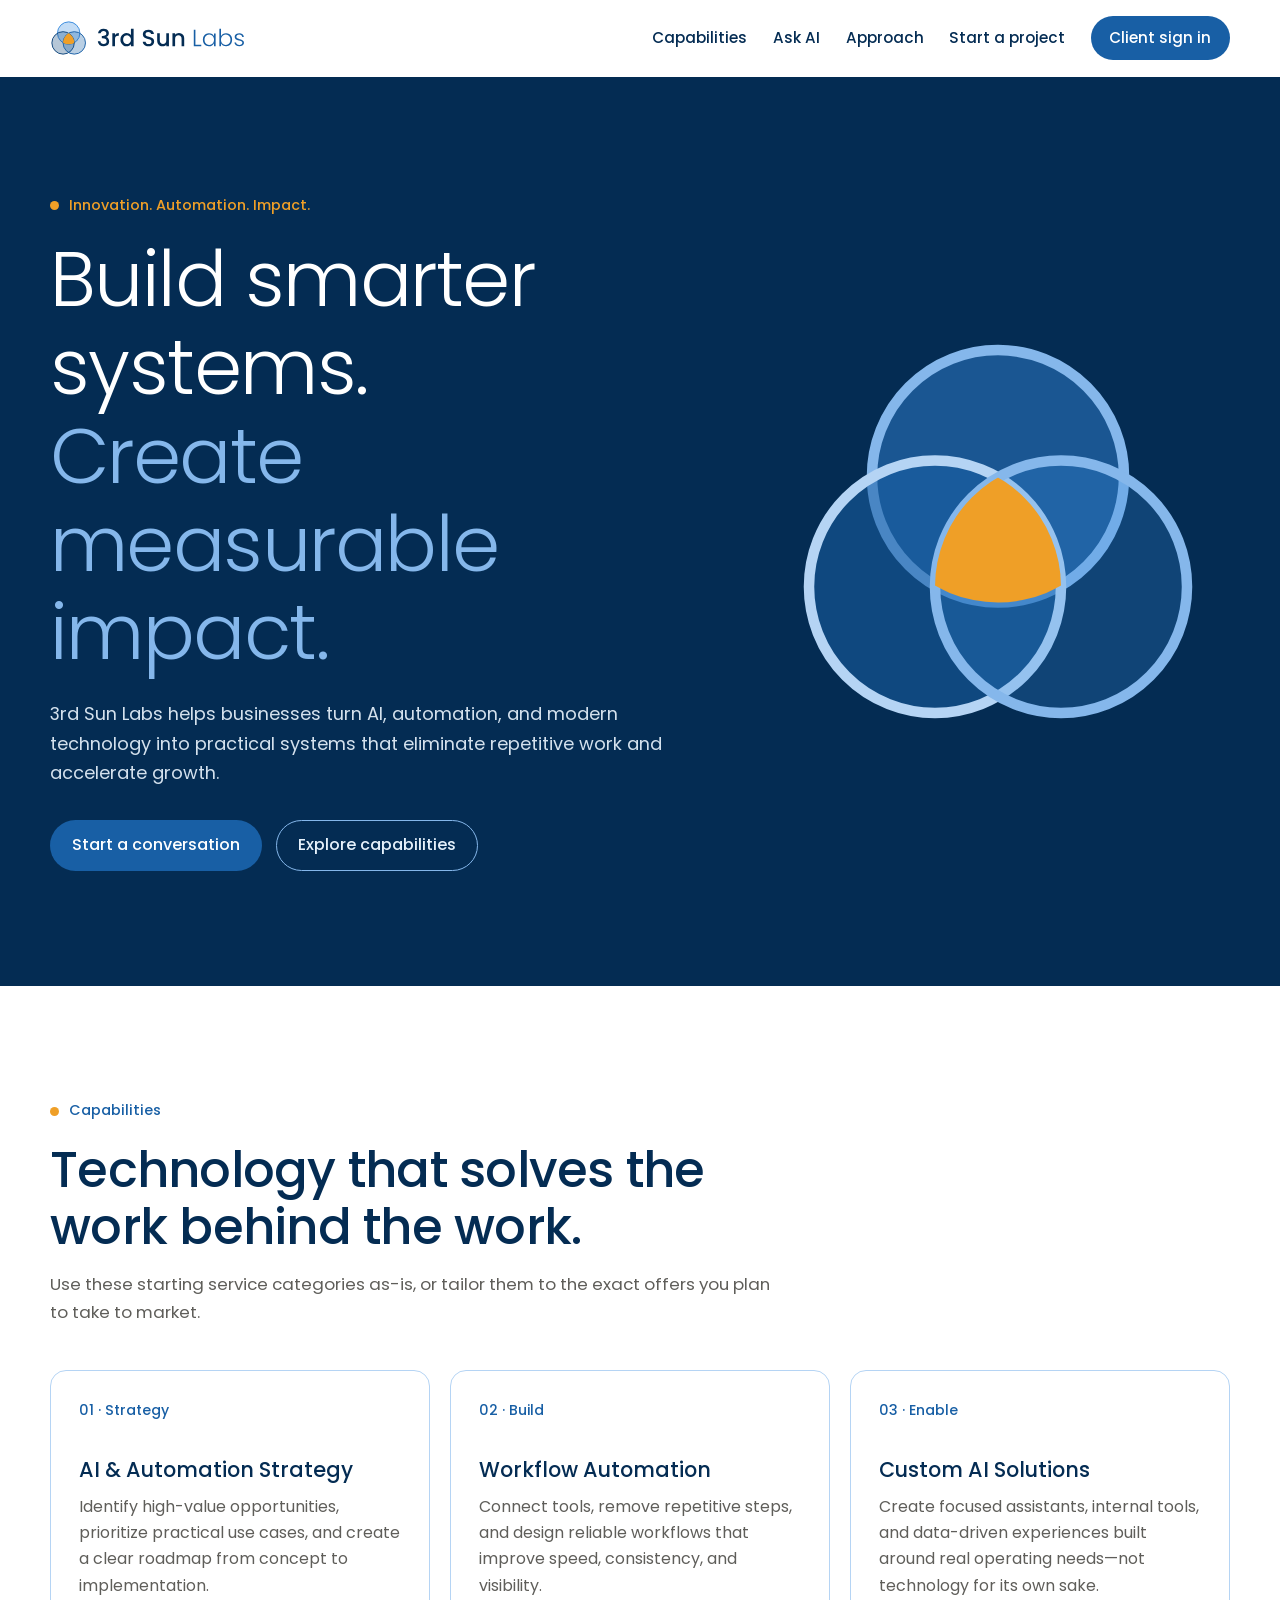
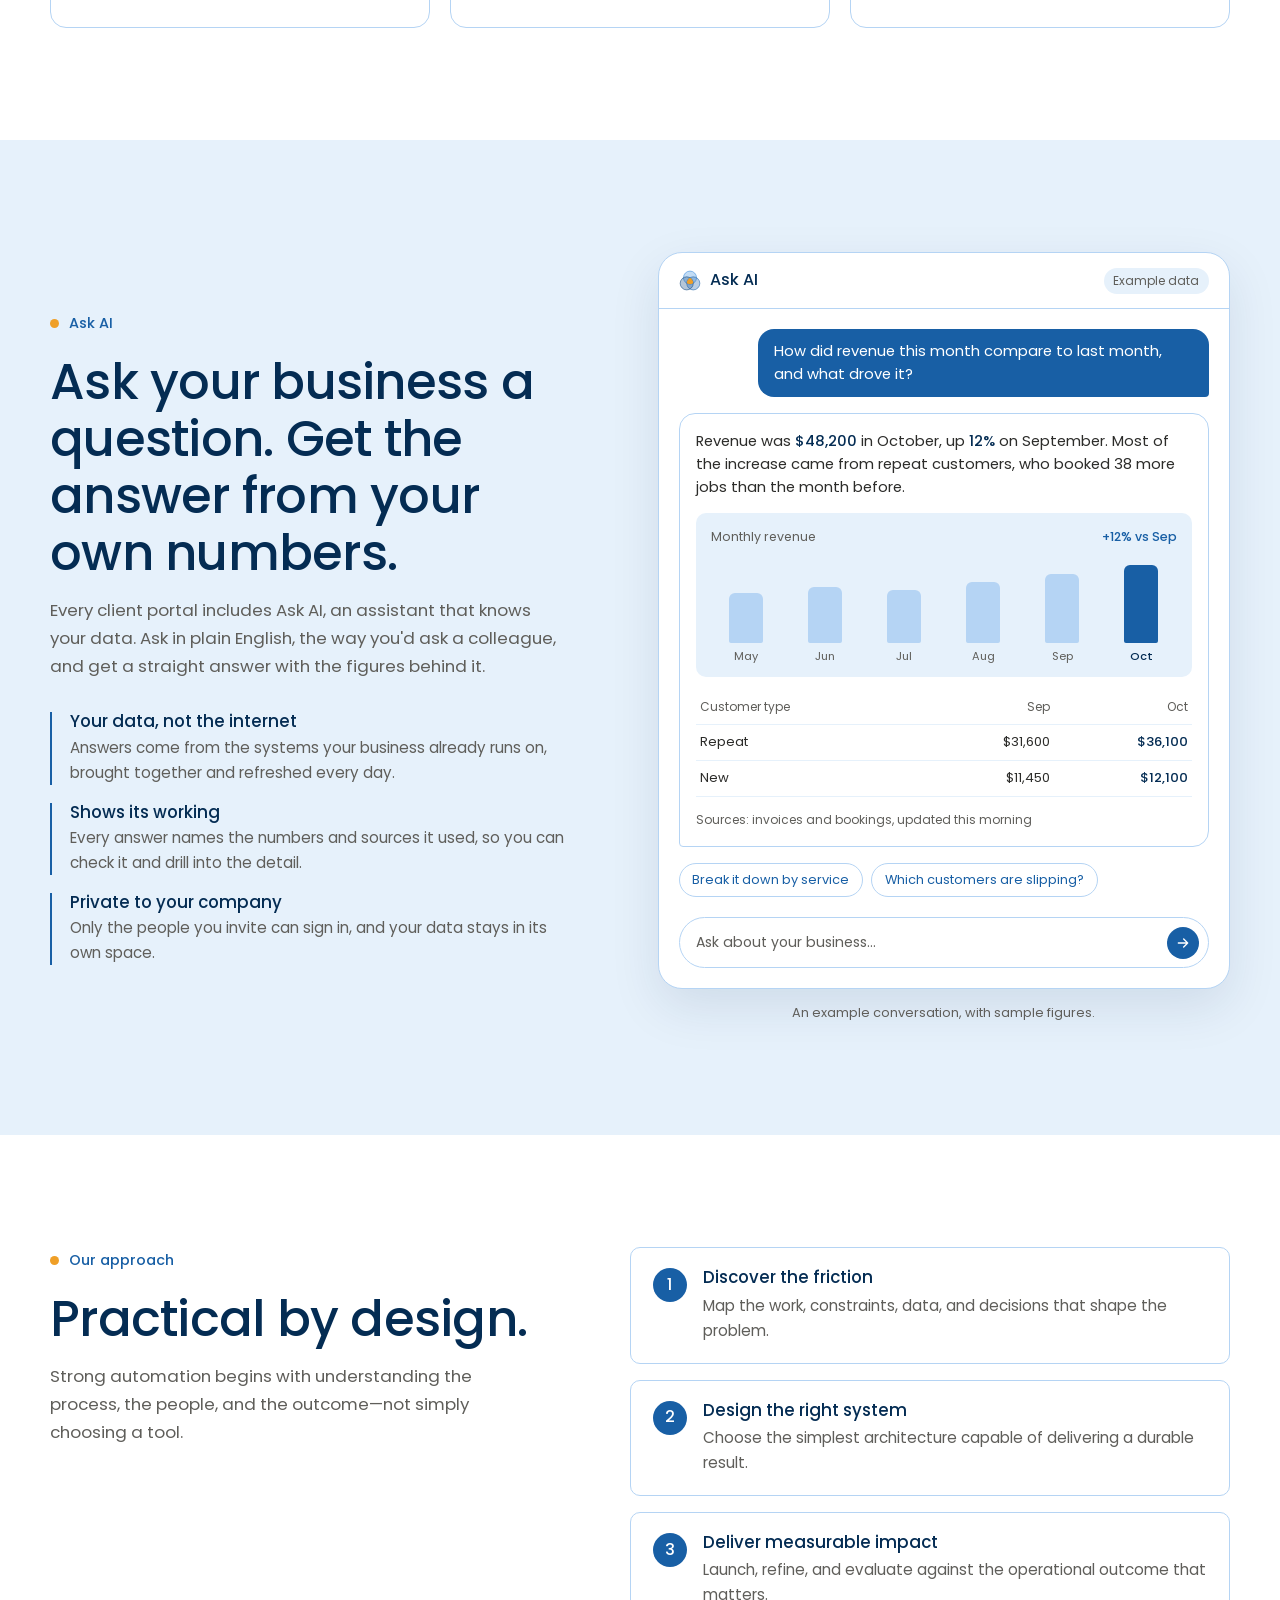
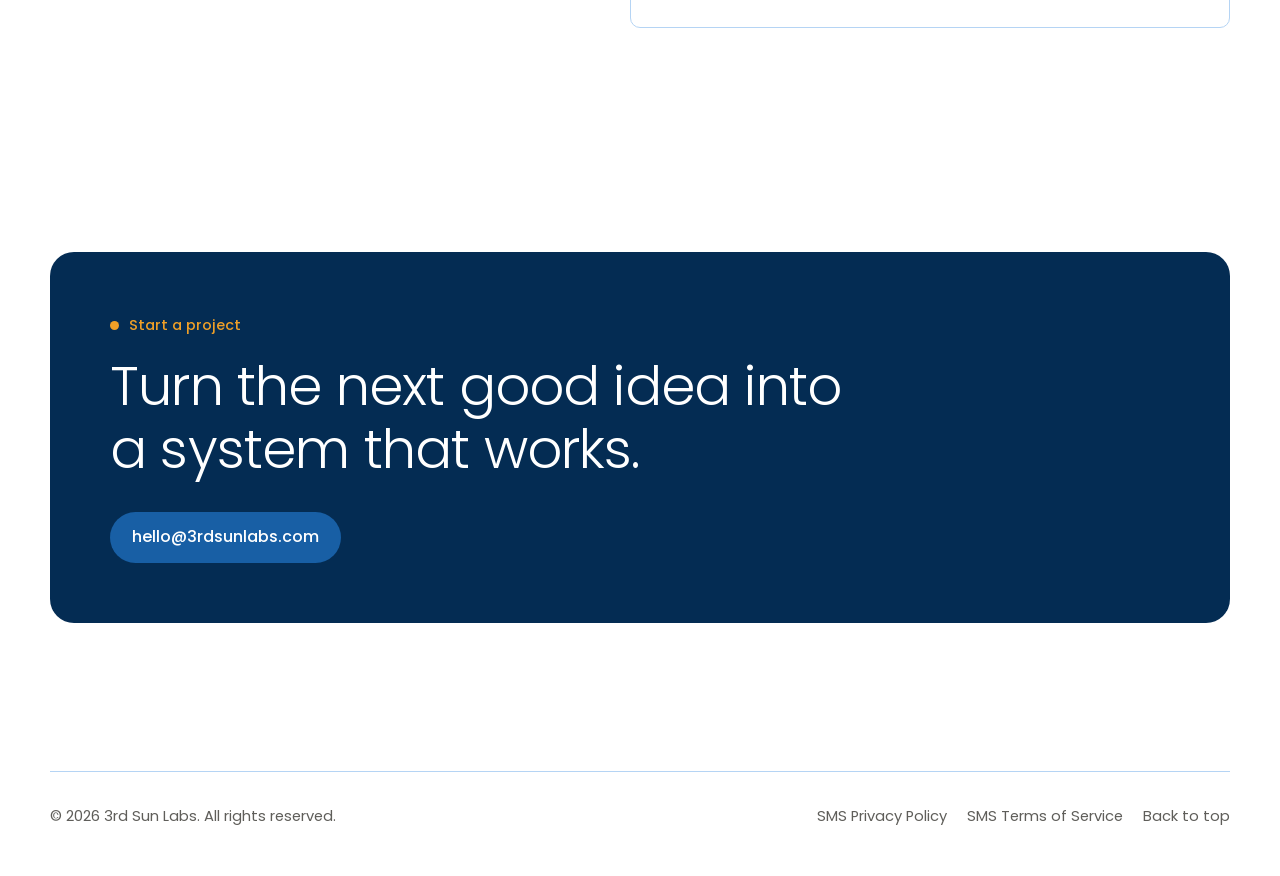
<file: index.html>
<!doctype html>
<html lang="en">
<head>
  <meta charset="utf-8">
  <meta name="viewport" content="width=device-width, initial-scale=1">
  <title>3rd Sun Labs | Innovation. Automation. Impact.</title>
  <meta name="description" content="3rd Sun Labs helps organizations apply AI, automation, and modern systems to eliminate repetitive work and create measurable impact.">
  <meta name="theme-color" content="#042C53">

  <!-- Replace the URL below if your final domain is different. -->
  <link rel="canonical" href="https://3rdsunlabs.com/">

  <meta property="og:type" content="website">
  <meta property="og:title" content="3rd Sun Labs">
  <meta property="og:description" content="Innovation. Automation. Impact.">
  <meta property="og:image" content="https://3rdsunlabs.com/assets/brand/og-image.png">
  <meta property="og:url" content="https://3rdsunlabs.com/">
  <meta name="twitter:card" content="summary_large_image">

  <link rel="icon" href="/favicon.ico?v=2" sizes="any">
  <link rel="icon" href="/favicon.svg?v=2" type="image/svg+xml">
  <link rel="icon" href="/favicon-32x32.png?v=2" sizes="32x32" type="image/png">
  <link rel="icon" href="/favicon-16x16.png?v=2" sizes="16x16" type="image/png">
  <link rel="apple-touch-icon" href="/apple-touch-icon.png?v=2">
  <link rel="manifest" href="/site.webmanifest">

  <link rel="preconnect" href="https://fonts.googleapis.com">
  <link rel="preconnect" href="https://fonts.gstatic.com" crossorigin>
  <link href="https://fonts.googleapis.com/css2?family=Poppins:wght@300;400;500&display=swap" rel="stylesheet">
  <link rel="stylesheet" href="styles.css">
</head>
<body>
  <a class="skip-link" href="#main">Skip to content</a>

  <header class="site-header">
    <div class="container nav">
      <a class="brand" href="/" aria-label="3rd Sun Labs home">
        <img src="/assets/brand/3SL-horizontal-fullcolor.svg" alt="3rd Sun Labs" width="198" height="36">
      </a>

      <button class="nav-toggle" type="button" aria-expanded="false" aria-controls="main-navigation" aria-label="Toggle navigation">
        ☰
      </button>

      <nav class="nav-links" id="main-navigation" aria-label="Primary navigation">
        <a href="#capabilities">Capabilities</a>
        <a href="#ask">Ask AI</a>
        <a href="#approach">Approach</a>
        <a href="#contact">Start a project</a>
        <a class="button button-primary" href="/login">Client sign in</a>
      </nav>
    </div>
  </header>

  <main id="main">
    <section class="hero on-dark" id="top">
      <div class="container hero-grid">
        <div>
          <div class="eyebrow">Innovation. Automation. Impact.</div>
          <h1>
            Build smarter systems.
            <span class="accent">Create measurable impact.</span>
          </h1>
          <p class="hero-copy">
            3rd Sun Labs helps businesses turn AI, automation, and modern technology
            into practical systems that eliminate repetitive work and accelerate growth.
          </p>
          <div class="actions">
            <a class="button button-primary" href="#contact">Start a conversation</a>
            <a class="button button-secondary" href="#capabilities">Explore capabilities</a>
          </div>
        </div>

        <div class="hero-visual" aria-hidden="true">
          <img src="/assets/brand/3SL-mark-reversed.svg" alt="" width="420" height="404">
        </div>
      </div>
    </section>

    <section class="section" id="capabilities">
      <div class="container">
        <div class="section-heading">
          <div class="eyebrow">Capabilities</div>
          <h2>Technology that solves the work behind the work.</h2>
          <p>
            Use these starting service categories as-is, or tailor them to the exact
            offers you plan to take to market.
          </p>
        </div>

        <div class="card-grid">
          <article class="card">
            <div class="card-number">01 · Strategy</div>
            <h3>AI &amp; Automation Strategy</h3>
            <p>
              Identify high-value opportunities, prioritize practical use cases, and
              create a clear roadmap from concept to implementation.
            </p>
          </article>

          <article class="card">
            <div class="card-number">02 · Build</div>
            <h3>Workflow Automation</h3>
            <p>
              Connect tools, remove repetitive steps, and design reliable workflows
              that improve speed, consistency, and visibility.
            </p>
          </article>

          <article class="card">
            <div class="card-number">03 · Enable</div>
            <h3>Custom AI Solutions</h3>
            <p>
              Create focused assistants, internal tools, and data-driven experiences
              built around real operating needs—not technology for its own sake.
            </p>
          </article>
        </div>
      </div>
    </section>

    <section class="section section-alt" id="ask">
      <div class="container split ask-split">
        <div class="section-heading">
          <div class="eyebrow">Ask AI</div>
          <h2>Ask your business a question. Get the answer from your own numbers.</h2>
          <p>
            Every client portal includes Ask AI, an assistant that knows your data.
            Ask in plain English, the way you'd ask a colleague, and get a straight
            answer with the figures behind it.
          </p>
          <ul class="ask-points">
            <li>
              <h3>Your data, not the internet</h3>
              <p>Answers come from the systems your business already runs on, brought together and refreshed every day.</p>
            </li>
            <li>
              <h3>Shows its working</h3>
              <p>Every answer names the numbers and sources it used, so you can check it and drill into the detail.</p>
            </li>
            <li>
              <h3>Private to your company</h3>
              <p>Only the people you invite can sign in, and your data stays in its own space.</p>
            </li>
          </ul>
        </div>

        <figure class="ask-demo" aria-labelledby="askDemoCaption">
          <div class="ask-window">
            <div class="ask-bar">
              <img src="/assets/brand/3SL-mark-fullcolor.svg" alt="" width="22" height="21">
              <span class="ask-bar-title">Ask AI</span>
              <span class="ask-tag">Example data</span>
            </div>

            <div class="ask-thread">
              <p class="ask-msg ask-msg-user">How did revenue this month compare to last month, and what drove it?</p>

              <div class="ask-msg ask-msg-ai">
                <p>
                  Revenue was <strong>$48,200</strong> in October, up <strong>12%</strong> on
                  September. Most of the increase came from repeat customers, who booked
                  38 more jobs than the month before.
                </p>

                <div class="ask-chart" role="img"
                     aria-label="Bar chart of monthly revenue, May to October, rising to $48,200 in October.">
                  <div class="ask-chart-head">
                    <span>Monthly revenue</span>
                    <span class="ask-chart-delta">+12% vs Sep</span>
                  </div>
                  <div class="ask-bars">
                    <div class="ask-col"><span class="ask-bar-fill" style="--h:58%"></span><span>May</span></div>
                    <div class="ask-col"><span class="ask-bar-fill" style="--h:64%"></span><span>Jun</span></div>
                    <div class="ask-col"><span class="ask-bar-fill" style="--h:61%"></span><span>Jul</span></div>
                    <div class="ask-col"><span class="ask-bar-fill" style="--h:70%"></span><span>Aug</span></div>
                    <div class="ask-col"><span class="ask-bar-fill" style="--h:79%"></span><span>Sep</span></div>
                    <div class="ask-col is-current"><span class="ask-bar-fill" style="--h:89%"></span><span>Oct</span></div>
                  </div>
                </div>

                <table class="ask-table">
                  <thead>
                    <tr><th scope="col">Customer type</th><th scope="col">Sep</th><th scope="col">Oct</th></tr>
                  </thead>
                  <tbody>
                    <tr><th scope="row">Repeat</th><td>$31,600</td><td>$36,100</td></tr>
                    <tr><th scope="row">New</th><td>$11,450</td><td>$12,100</td></tr>
                  </tbody>
                </table>

                <p class="ask-sources">Sources: invoices and bookings, updated this morning</p>
              </div>

              <div class="ask-suggestions" aria-label="Suggested follow-up questions">
                <span>Break it down by service</span>
                <span>Which customers are slipping?</span>
              </div>
            </div>

            <div class="ask-input" aria-hidden="true">
              <span>Ask about your business…</span>
              <span class="ask-send">
                <svg viewBox="0 0 24 24" width="16" height="16" fill="none" stroke="currentColor" stroke-width="2" stroke-linecap="round" stroke-linejoin="round"><path d="M5 12h14M13 6l6 6-6 6"/></svg>
              </span>
            </div>
          </div>
          <figcaption id="askDemoCaption">An example conversation, with sample figures.</figcaption>
        </figure>
      </div>
    </section>

    <section class="section" id="approach">
      <div class="container split">
        <div class="section-heading">
          <div class="eyebrow">Our approach</div>
          <h2>Practical by design.</h2>
          <p>
            Strong automation begins with understanding the process, the people, and
            the outcome—not simply choosing a tool.
          </p>
        </div>

        <div class="principles">
          <article class="principle">
            <div class="principle-mark">1</div>
            <div>
              <h3>Discover the friction</h3>
              <p>Map the work, constraints, data, and decisions that shape the problem.</p>
            </div>
          </article>

          <article class="principle">
            <div class="principle-mark">2</div>
            <div>
              <h3>Design the right system</h3>
              <p>Choose the simplest architecture capable of delivering a durable result.</p>
            </div>
          </article>

          <article class="principle">
            <div class="principle-mark">3</div>
            <div>
              <h3>Deliver measurable impact</h3>
              <p>Launch, refine, and evaluate against the operational outcome that matters.</p>
            </div>
          </article>
        </div>
      </div>
    </section>

    <section class="section" id="contact">
      <div class="container">
        <div class="cta on-dark">
          <div class="eyebrow">Start a project</div>
          <h2>Turn the next good idea into a system that works.</h2>
          <a class="button button-primary" href="mailto:hello@3rdsunlabs.com">
            hello@3rdsunlabs.com
          </a>
        </div>
      </div>
    </section>
  </main>

  <footer class="site-footer">
    <div class="container footer-inner">
      <p>© <span data-year></span> 3rd Sun Labs. All rights reserved.</p>
      <div class="footer-links">
        <a href="/privacy">SMS Privacy Policy</a>
        <a href="/terms">SMS Terms of Service</a>
        <a href="#top">Back to top</a>
      </div>
    </div>
  </footer>

  <script src="script.js"></script>
</body>
</html>
</file>
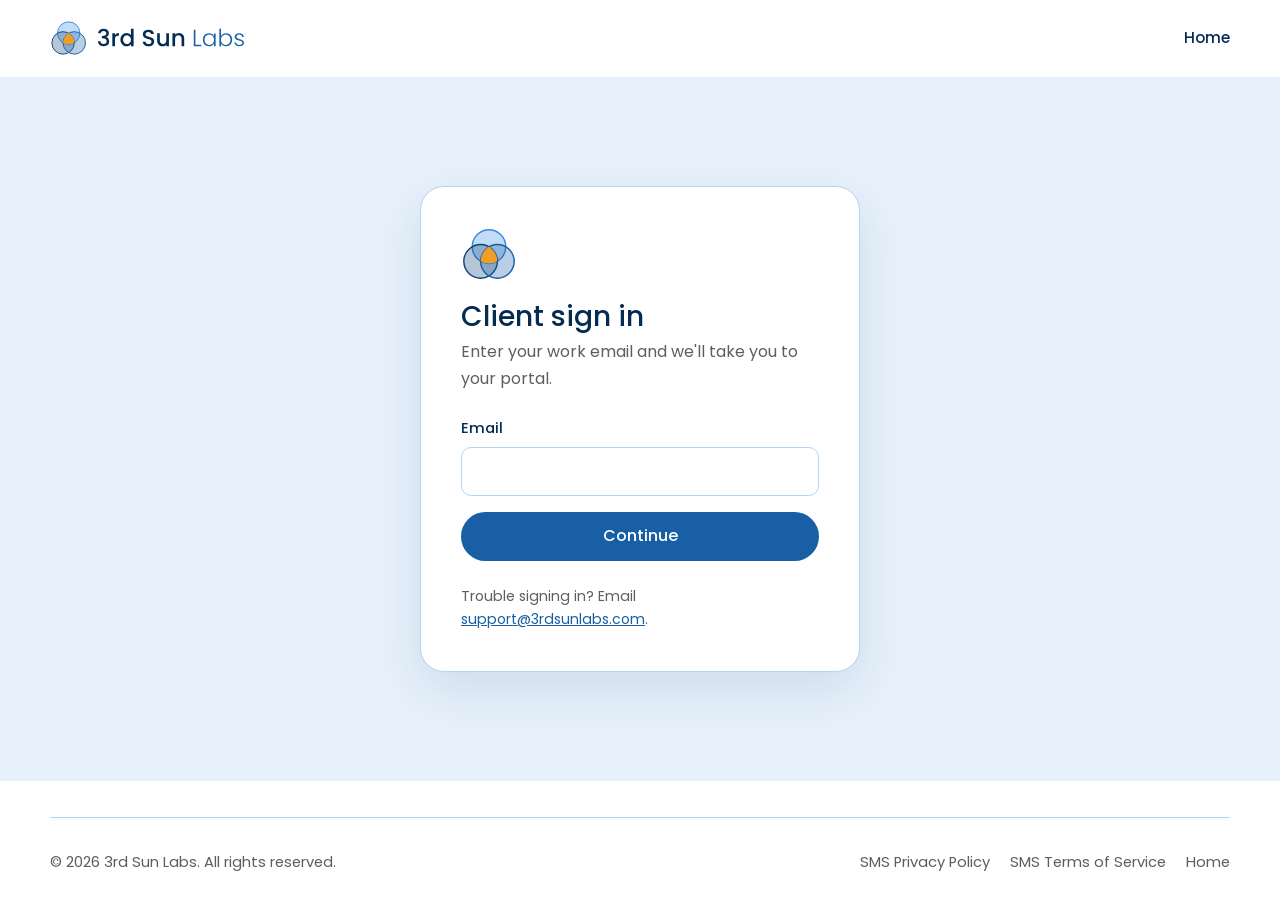
<file: login.html>
<!doctype html>
<html lang="en">
<head>
  <meta charset="utf-8">
  <meta name="viewport" content="width=device-width, initial-scale=1">
  <title>Client sign in | 3rd Sun Labs</title>
  <meta name="description" content="Sign in to your 3rd Sun Labs client portal.">
  <meta name="theme-color" content="#042C53">
  <meta name="robots" content="noindex">
  <link rel="canonical" href="https://3rdsunlabs.com/login">
  <link rel="icon" href="/favicon.ico?v=2" sizes="any">
  <link rel="icon" href="/favicon.svg?v=2" type="image/svg+xml">
  <link rel="icon" href="/favicon-32x32.png?v=2" sizes="32x32" type="image/png">
  <link rel="icon" href="/favicon-16x16.png?v=2" sizes="16x16" type="image/png">
  <link rel="apple-touch-icon" href="/apple-touch-icon.png?v=2">
  <link rel="manifest" href="/site.webmanifest">
  <link rel="preconnect" href="https://fonts.googleapis.com">
  <link rel="preconnect" href="https://fonts.gstatic.com" crossorigin>
  <link href="https://fonts.googleapis.com/css2?family=Poppins:wght@300;400;500&display=swap" rel="stylesheet">
  <link rel="stylesheet" href="/styles.css">
</head>
<body>
  <a class="skip-link" href="#main">Skip to content</a>

  <header class="site-header">
    <div class="container nav">
      <a class="brand" href="/" aria-label="3rd Sun Labs home">
        <img src="/assets/brand/3SL-horizontal-fullcolor.svg" alt="3rd Sun Labs" width="198" height="36">
      </a>
      <nav class="nav-links" aria-label="Primary navigation">
        <a href="/">Home</a>
      </nav>
    </div>
  </header>

  <main id="main" class="signin">
    <div class="signin-card">
      <img class="mark" src="/assets/brand/3SL-mark-fullcolor.svg" alt="" width="56" height="54">

      <!-- Step 1: who are you? -->
      <form id="findForm" novalidate>
        <h1>Client sign in</h1>
        <p class="signin-sub">Enter your work email and we'll take you to your portal.</p>
        <label for="email">Email</label>
        <!-- No name attribute: if the form is submitted before login.js has
             loaded, the browser has nothing to put in the URL. -->
        <input id="email" type="email" autocomplete="username" required
               autocapitalize="off" spellcheck="false" maxlength="254">
        <button class="button button-primary" id="continueBtn" type="submit">Continue</button>
        <p class="signin-msg" id="msg" role="alert" hidden></p>
      </form>

      <!-- Step 2, only for someone on more than one portal. -->
      <div id="chooser" hidden>
        <h1>Choose a portal</h1>
        <p class="signin-sub" id="chooserSub">Your email has access to more than one portal.</p>
        <ul class="portal-list" id="portalList"></ul>
        <button class="text-button" id="backBtn" type="button">Use a different email</button>
      </div>

      <p class="signin-help">Trouble signing in? Email
        <a href="mailto:support@3rdsunlabs.com">support@3rdsunlabs.com</a>.</p>
    </div>
  </main>

  <footer class="site-footer">
    <div class="container footer-inner">
      <p>&copy; <span data-year></span> 3rd Sun Labs. All rights reserved.</p>
      <div class="footer-links">
        <a href="/privacy">SMS Privacy Policy</a>
        <a href="/terms">SMS Terms of Service</a>
        <a href="/">Home</a>
      </div>
    </div>
  </footer>

  <script src="/script.js"></script>
  <script src="/login.js"></script>
</body>
</html>
</file>
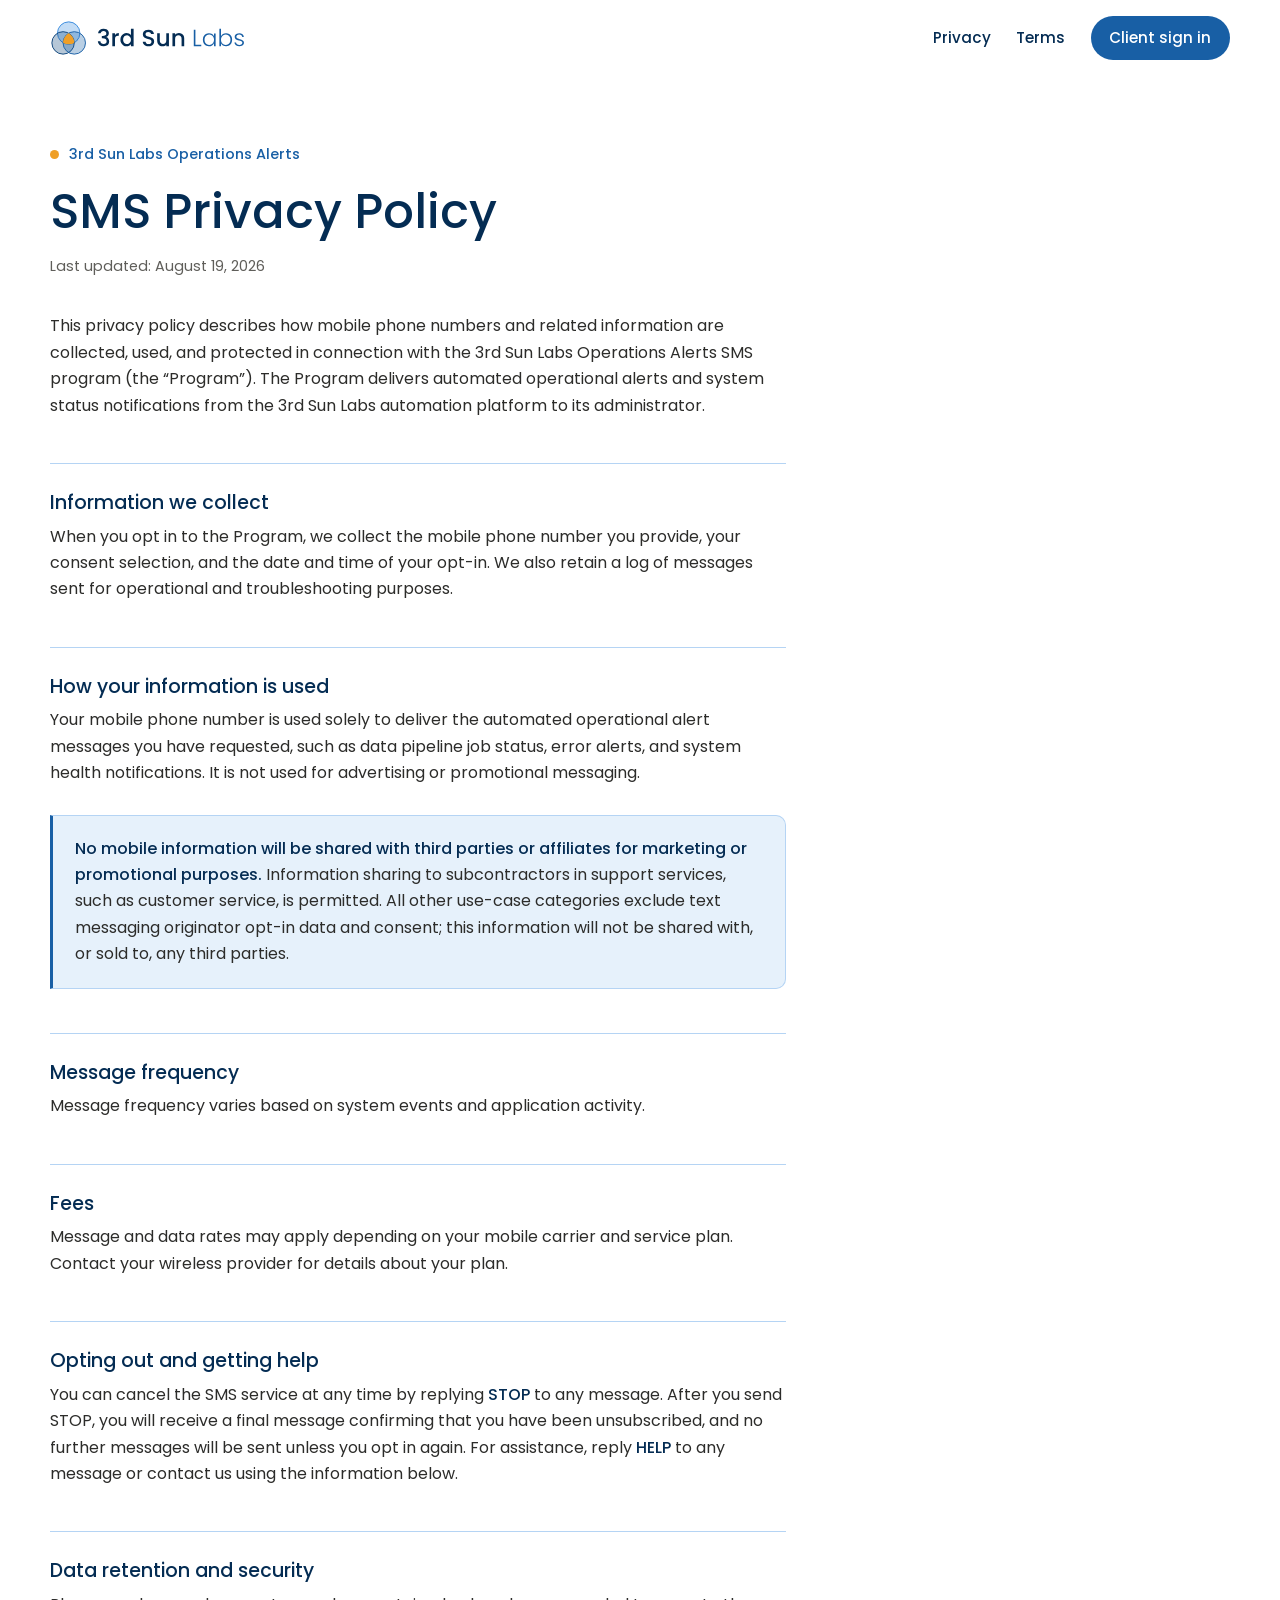
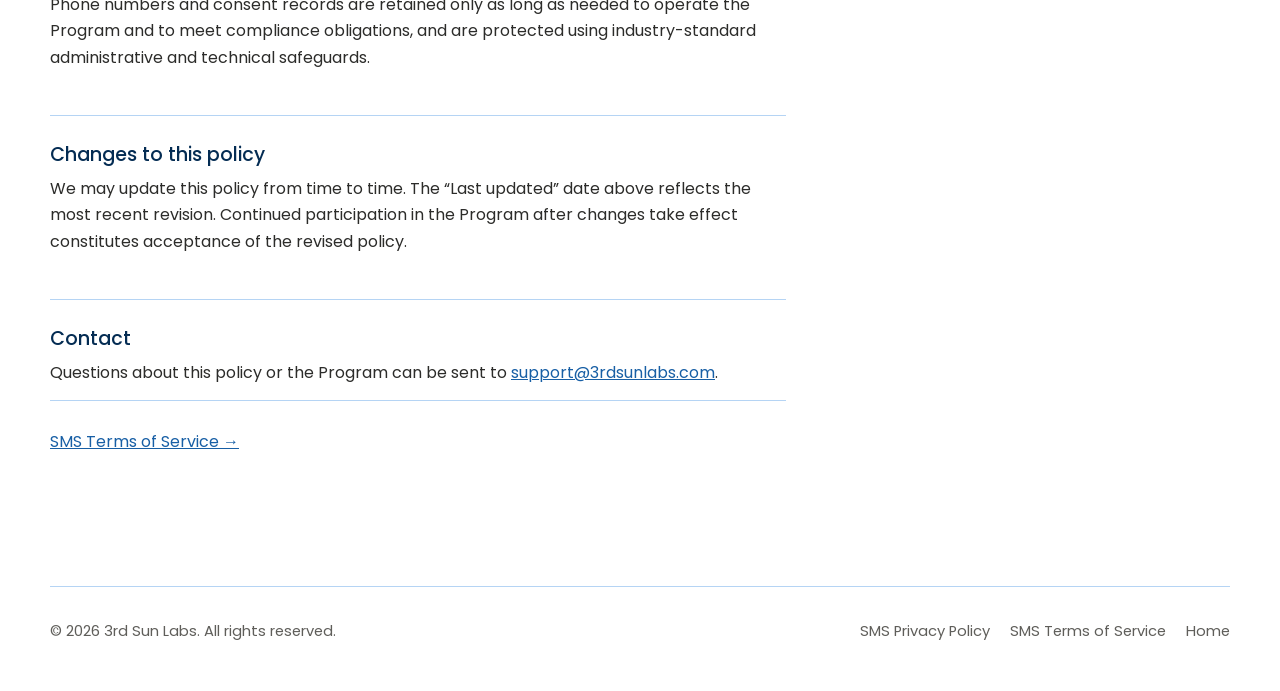
<file: privacy.html>
<!doctype html>
<html lang="en">
<head>
  <meta charset="utf-8">
  <meta name="viewport" content="width=device-width, initial-scale=1">
  <title>SMS Privacy Policy | 3rd Sun Labs</title>
  <meta name="description" content="How mobile phone numbers and consent records are collected, used, and protected in the 3rd Sun Labs Operations Alerts SMS program.">
  <meta name="theme-color" content="#042C53">
  <link rel="canonical" href="https://3rdsunlabs.com/privacy">
  <link rel="icon" href="/favicon.ico?v=2" sizes="any">
  <link rel="icon" href="/favicon.svg?v=2" type="image/svg+xml">
  <link rel="icon" href="/favicon-32x32.png?v=2" sizes="32x32" type="image/png">
  <link rel="icon" href="/favicon-16x16.png?v=2" sizes="16x16" type="image/png">
  <link rel="apple-touch-icon" href="/apple-touch-icon.png?v=2">
  <link rel="manifest" href="/site.webmanifest">
  <link rel="preconnect" href="https://fonts.googleapis.com">
  <link rel="preconnect" href="https://fonts.gstatic.com" crossorigin>
  <link href="https://fonts.googleapis.com/css2?family=Poppins:wght@300;400;500&display=swap" rel="stylesheet">
  <link rel="stylesheet" href="styles.css">
</head>
<body>
  <a class="skip-link" href="#main">Skip to content</a>

  <header class="site-header">
    <div class="container nav">
      <a class="brand" href="/" aria-label="3rd Sun Labs home">
        <img src="/assets/brand/3SL-horizontal-fullcolor.svg" alt="3rd Sun Labs" width="198" height="36">
      </a>
      <nav class="nav-links" aria-label="Legal navigation">
        <a href="/privacy">Privacy</a>
        <a href="/terms">Terms</a>
        <a class="button button-primary" href="/login">Client sign in</a>
      </nav>
    </div>
  </header>

  <main id="main">
    <section class="doc-hero">
      <div class="container">
        <div class="eyebrow">3rd Sun Labs Operations Alerts</div>
        <h1>SMS Privacy Policy</h1>
        <p class="doc-updated">Last updated: August 19, 2026</p>
      </div>
    </section>

    <section class="doc">
      <div class="container">
        <div class="doc-body">
          <p>This privacy policy describes how mobile phone numbers and related information are collected, used, and protected in connection with the 3rd Sun Labs Operations Alerts SMS program (the &ldquo;Program&rdquo;). The Program delivers automated operational alerts and system status notifications from the 3rd Sun Labs automation platform to its administrator.</p>

          <h2>Information we collect</h2>
          <p>When you opt in to the Program, we collect the mobile phone number you provide, your consent selection, and the date and time of your opt-in. We also retain a log of messages sent for operational and troubleshooting purposes.</p>

          <h2>How your information is used</h2>
          <p>Your mobile phone number is used solely to deliver the automated operational alert messages you have requested, such as data pipeline job status, error alerts, and system health notifications. It is not used for advertising or promotional messaging.</p>

          <div class="doc-callout">
            <p><strong>No mobile information will be shared with third parties or affiliates for marketing or promotional purposes.</strong> Information sharing to subcontractors in support services, such as customer service, is permitted. All other use-case categories exclude text messaging originator opt-in data and consent; this information will not be shared with, or sold to, any third parties.</p>
          </div>

          <h2>Message frequency</h2>
          <p>Message frequency varies based on system events and application activity.</p>

          <h2>Fees</h2>
          <p>Message and data rates may apply depending on your mobile carrier and service plan. Contact your wireless provider for details about your plan.</p>

          <h2>Opting out and getting help</h2>
          <p>You can cancel the SMS service at any time by replying <strong>STOP</strong> to any message. After you send STOP, you will receive a final message confirming that you have been unsubscribed, and no further messages will be sent unless you opt in again. For assistance, reply <strong>HELP</strong> to any message or contact us using the information below.</p>

          <h2>Data retention and security</h2>
          <p>Phone numbers and consent records are retained only as long as needed to operate the Program and to meet compliance obligations, and are protected using industry-standard administrative and technical safeguards.</p>

          <h2>Changes to this policy</h2>
          <p>We may update this policy from time to time. The &ldquo;Last updated&rdquo; date above reflects the most recent revision. Continued participation in the Program after changes take effect constitutes acceptance of the revised policy.</p>

          <h2>Contact</h2>
          <p>Questions about this policy or the Program can be sent to <a href="mailto:support@3rdsunlabs.com">support@3rdsunlabs.com</a>.</p>

          <p class="doc-next"><a href="/terms">SMS Terms of Service &rarr;</a></p>
        </div>
      </div>
    </section>
  </main>

  <footer class="site-footer">
    <div class="container footer-inner">
      <p>&copy; <span data-year></span> 3rd Sun Labs. All rights reserved.</p>
      <div class="footer-links">
        <a href="/privacy">SMS Privacy Policy</a>
        <a href="/terms">SMS Terms of Service</a>
        <a href="/">Home</a>
      </div>
    </div>
  </footer>

  <script src="script.js"></script>
</body>
</html>
</file>
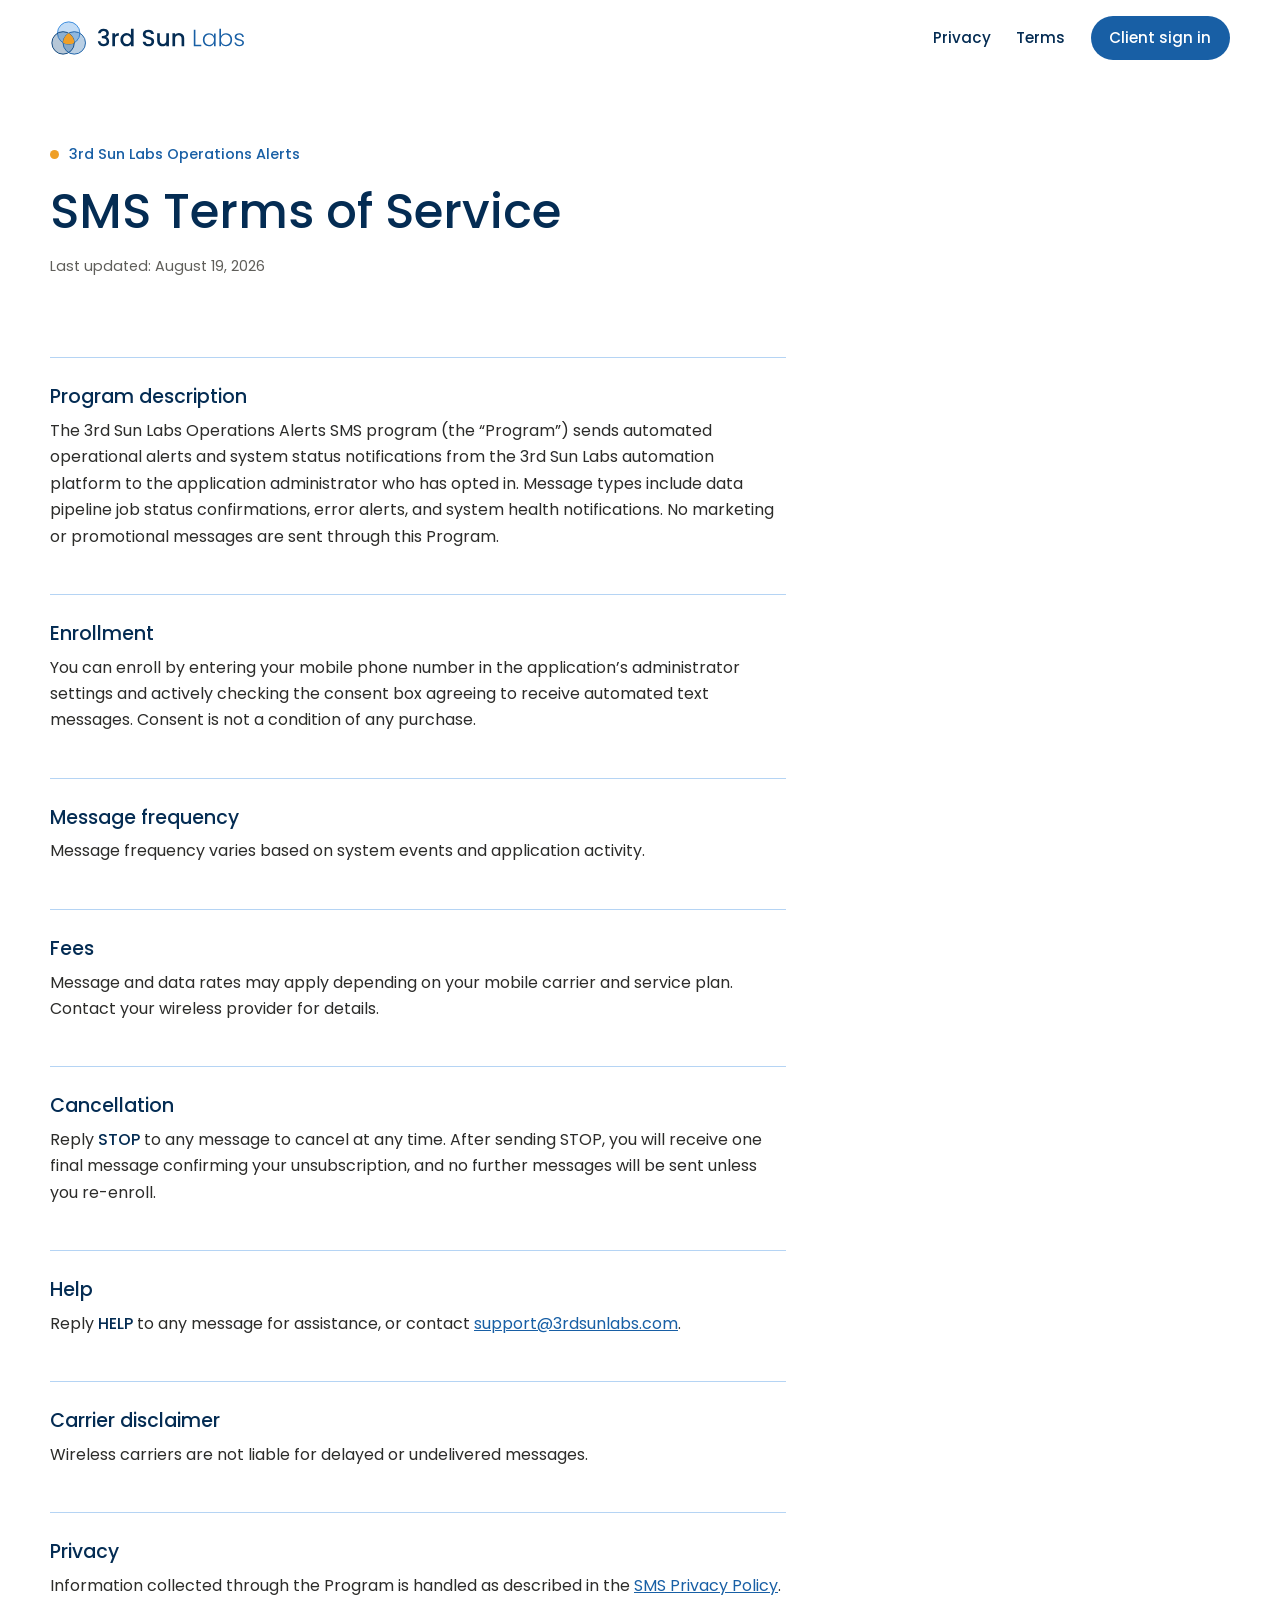
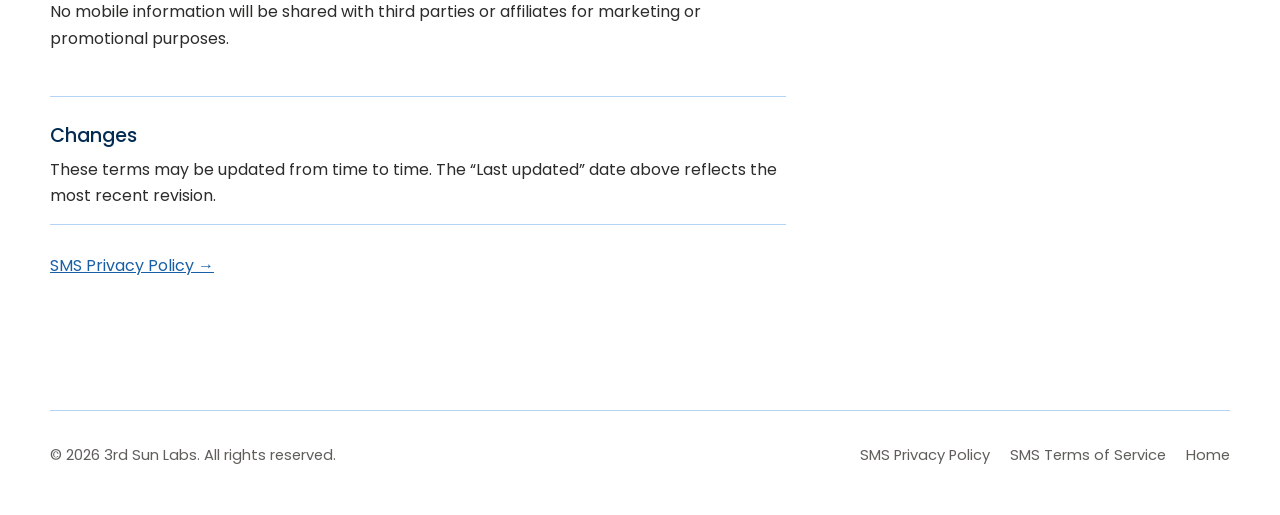
<file: terms.html>
<!doctype html>
<html lang="en">
<head>
  <meta charset="utf-8">
  <meta name="viewport" content="width=device-width, initial-scale=1">
  <title>SMS Terms of Service | 3rd Sun Labs</title>
  <meta name="description" content="Program description, enrollment, message frequency, fees, and cancellation terms for the 3rd Sun Labs Operations Alerts SMS program.">
  <meta name="theme-color" content="#042C53">
  <link rel="canonical" href="https://3rdsunlabs.com/terms">
  <link rel="icon" href="/favicon.ico?v=2" sizes="any">
  <link rel="icon" href="/favicon.svg?v=2" type="image/svg+xml">
  <link rel="icon" href="/favicon-32x32.png?v=2" sizes="32x32" type="image/png">
  <link rel="icon" href="/favicon-16x16.png?v=2" sizes="16x16" type="image/png">
  <link rel="apple-touch-icon" href="/apple-touch-icon.png?v=2">
  <link rel="manifest" href="/site.webmanifest">
  <link rel="preconnect" href="https://fonts.googleapis.com">
  <link rel="preconnect" href="https://fonts.gstatic.com" crossorigin>
  <link href="https://fonts.googleapis.com/css2?family=Poppins:wght@300;400;500&display=swap" rel="stylesheet">
  <link rel="stylesheet" href="styles.css">
</head>
<body>
  <a class="skip-link" href="#main">Skip to content</a>

  <header class="site-header">
    <div class="container nav">
      <a class="brand" href="/" aria-label="3rd Sun Labs home">
        <img src="/assets/brand/3SL-horizontal-fullcolor.svg" alt="3rd Sun Labs" width="198" height="36">
      </a>
      <nav class="nav-links" aria-label="Legal navigation">
        <a href="/privacy">Privacy</a>
        <a href="/terms">Terms</a>
        <a class="button button-primary" href="/login">Client sign in</a>
      </nav>
    </div>
  </header>

  <main id="main">
    <section class="doc-hero">
      <div class="container">
        <div class="eyebrow">3rd Sun Labs Operations Alerts</div>
        <h1>SMS Terms of Service</h1>
        <p class="doc-updated">Last updated: August 19, 2026</p>
      </div>
    </section>

    <section class="doc">
      <div class="container">
        <div class="doc-body">
          <h2>Program description</h2>
          <p>The 3rd Sun Labs Operations Alerts SMS program (the &ldquo;Program&rdquo;) sends automated operational alerts and system status notifications from the 3rd Sun Labs automation platform to the application administrator who has opted in. Message types include data pipeline job status confirmations, error alerts, and system health notifications. No marketing or promotional messages are sent through this Program.</p>

          <h2>Enrollment</h2>
          <p>You can enroll by entering your mobile phone number in the application&rsquo;s administrator settings and actively checking the consent box agreeing to receive automated text messages. Consent is not a condition of any purchase.</p>

          <h2>Message frequency</h2>
          <p>Message frequency varies based on system events and application activity.</p>

          <h2>Fees</h2>
          <p>Message and data rates may apply depending on your mobile carrier and service plan. Contact your wireless provider for details.</p>

          <h2>Cancellation</h2>
          <p>Reply <strong>STOP</strong> to any message to cancel at any time. After sending STOP, you will receive one final message confirming your unsubscription, and no further messages will be sent unless you re-enroll.</p>

          <h2>Help</h2>
          <p>Reply <strong>HELP</strong> to any message for assistance, or contact <a href="mailto:support@3rdsunlabs.com">support@3rdsunlabs.com</a>.</p>

          <h2>Carrier disclaimer</h2>
          <p>Wireless carriers are not liable for delayed or undelivered messages.</p>

          <h2>Privacy</h2>
          <p>Information collected through the Program is handled as described in the <a href="/privacy">SMS Privacy Policy</a>. No mobile information will be shared with third parties or affiliates for marketing or promotional purposes.</p>

          <h2>Changes</h2>
          <p>These terms may be updated from time to time. The &ldquo;Last updated&rdquo; date above reflects the most recent revision.</p>

          <p class="doc-next"><a href="/privacy">SMS Privacy Policy &rarr;</a></p>
        </div>
      </div>
    </section>
  </main>

  <footer class="site-footer">
    <div class="container footer-inner">
      <p>&copy; <span data-year></span> 3rd Sun Labs. All rights reserved.</p>
      <div class="footer-links">
        <a href="/privacy">SMS Privacy Policy</a>
        <a href="/terms">SMS Terms of Service</a>
        <a href="/">Home</a>
      </div>
    </div>
  </footer>

  <script src="script.js"></script>
</body>
</html>
</file>
<file: styles.css>
@import url("./tokens.css");

/* Brand rules this file follows (Brand Guidelines v1.0): Poppins; mostly light
   space and navy; Labs Blue for actions; gold only where it means something;
   sentence case, no all caps; no gradients, glows or shadows on the logo. */

*,
*::before,
*::after {
  box-sizing: border-box;
}

html {
  scroll-behavior: smooth;
}

body {
  margin: 0;
  min-width: 320px;
  background: var(--color-bg);
  color: var(--color-text);
  font-family: var(--font-body);
  font-weight: var(--weight-regular);
  font-size: 1rem;
  line-height: 1.65;
  text-rendering: optimizeLegibility;
}

img {
  max-width: 100%;
  display: block;
}

a {
  color: var(--color-accent);
}

button,
input,
textarea {
  font: inherit;
}

.container {
  width: min(calc(100% - 2rem), var(--container));
  margin-inline: auto;
}

.skip-link {
  position: fixed;
  top: 0.75rem;
  left: 0.75rem;
  z-index: 999;
  transform: translateY(-150%);
  padding: 0.75rem 1rem;
  color: var(--3sl-white);
  background: var(--color-dark);
  border-radius: 0.5rem;
}

.skip-link:focus {
  transform: none;
}

:focus-visible {
  outline: 3px solid var(--3sl-sky-blue);
  outline-offset: 2px;
}

/* ---------------------------------------------------------------- header */

.site-header {
  position: sticky;
  top: 0;
  z-index: 20;
  border-bottom: 1px solid transparent;
  background: rgba(255, 255, 255, 0.94);
  backdrop-filter: blur(12px);
  transition: border-color var(--transition);
}

.site-header.is-scrolled {
  border-color: var(--color-border);
}

.nav {
  min-height: 76px;
  display: flex;
  align-items: center;
  justify-content: space-between;
  gap: 1.25rem;
}

/* The supplied logo file, never retyped. 36px tall is ~198px wide, above the
   kit's 120px minimum, and the padding keeps its clear space. */
.brand {
  display: inline-flex;
  padding: 0.4rem 0;
}

.brand img {
  height: 36px;
  width: auto;
}

.nav-links {
  display: flex;
  align-items: center;
  gap: 1.6rem;
}

.nav-links a {
  color: var(--color-heading);
  text-decoration: none;
  font-size: 0.95rem;
  font-weight: var(--weight-medium);
  transition: color var(--transition);
}

.nav-links a:hover,
.nav-links a:focus-visible {
  color: var(--color-accent);
}

.nav-links a.button-primary,
.nav-links a.button-primary:hover {
  color: var(--3sl-white);
}

.nav-toggle {
  display: none;
  width: 44px;
  height: 44px;
  border: 1px solid var(--color-border);
  border-radius: var(--radius-sm);
  color: var(--color-heading);
  background: var(--3sl-white);
  font-size: 1.2rem;
}

/* ---------------------------------------------------------------- buttons */

.button {
  min-height: 48px;
  display: inline-flex;
  align-items: center;
  justify-content: center;
  padding: 0.7rem 1.3rem;
  border: 1.5px solid transparent;
  border-radius: 999px;
  text-decoration: none;
  font-weight: var(--weight-medium);
  cursor: pointer;
  transition: background var(--transition), border-color var(--transition), color var(--transition);
}

.button-primary {
  color: var(--3sl-white);
  background: var(--color-accent);
}

.button-primary:hover {
  background: var(--color-accent-strong);
}

.button-secondary {
  color: var(--color-accent);
  border-color: var(--color-accent);
  background: transparent;
}

.button-secondary:hover {
  background: var(--3sl-frost);
}

.on-dark .button-secondary {
  color: var(--color-on-dark);
  border-color: var(--color-on-dark-muted);
}

.on-dark .button-secondary:hover {
  background: rgba(230, 241, 251, 0.08);
}

.nav-links .button {
  min-height: 42px;
  padding: 0.5rem 1.1rem;
}

/* ---------------------------------------------------------------- type */

h1,
h2,
h3 {
  margin-top: 0;
  color: var(--color-heading);
  font-family: var(--font-display);
  font-weight: var(--weight-medium);
  line-height: 1.15;
}

.eyebrow {
  display: inline-flex;
  align-items: center;
  gap: 0.6rem;
  margin-bottom: 1.1rem;
  color: var(--color-accent);
  font-size: 0.9rem;
  font-weight: var(--weight-medium);
}

/* A small gold sun: the one place on a section where gold appears. */
.eyebrow::before {
  content: "";
  width: 9px;
  height: 9px;
  border-radius: 50%;
  background: var(--color-highlight);
}

/* ---------------------------------------------------------------- hero */

.hero {
  padding: clamp(4.5rem, 9vw, 7.5rem) 0;
  background: var(--color-dark);
  color: var(--color-on-dark);
}

.hero-grid {
  display: grid;
  grid-template-columns: minmax(0, 1.15fr) minmax(280px, 0.85fr);
  align-items: center;
  gap: clamp(2.5rem, 7vw, 6rem);
}

.hero .eyebrow {
  color: var(--color-highlight);
}

.hero h1 {
  max-width: 760px;
  margin-bottom: 1.4rem;
  color: var(--3sl-white);
  font-weight: var(--weight-light);
  font-size: clamp(2.6rem, 6vw, 4.8rem);
  letter-spacing: -0.02em;
}

.hero h1 .accent {
  display: block;
  color: var(--color-on-dark-muted);
}

.hero-copy {
  max-width: 640px;
  margin: 0 0 2rem;
  color: var(--color-on-dark);
  font-size: clamp(1.02rem, 1.4vw, 1.15rem);
  opacity: 0.92;
}

.actions {
  display: flex;
  flex-wrap: wrap;
  gap: 0.9rem;
}

.hero-visual {
  display: grid;
  place-items: center;
}

.hero-visual img {
  width: min(100%, 420px);
  height: auto;
}

/* ---------------------------------------------------------------- sections */

.section {
  padding: clamp(4.5rem, 9vw, 7rem) 0;
}

.section-alt {
  background: var(--color-surface-alt);
}

.section-heading {
  max-width: 740px;
  margin-bottom: 2.75rem;
}

.section-heading h2 {
  margin-bottom: 1rem;
  font-size: clamp(2rem, 4.2vw, 3.1rem);
  letter-spacing: -0.015em;
}

.section-heading p {
  margin: 0;
  color: var(--color-text-muted);
  font-size: 1.05rem;
}

.card-grid {
  display: grid;
  grid-template-columns: repeat(3, minmax(0, 1fr));
  gap: 1.25rem;
}

.card {
  padding: 1.75rem;
  border: 1px solid var(--color-border);
  border-radius: var(--radius-md);
  background: var(--color-surface);
  transition: border-color var(--transition), box-shadow var(--transition);
}

.card:hover {
  border-color: var(--3sl-sky-blue);
  box-shadow: var(--surface-shadow);
}

.card-number {
  margin-bottom: 2.25rem;
  color: var(--color-accent);
  font-size: 0.88rem;
  font-weight: var(--weight-medium);
}

.card h3 {
  margin-bottom: 0.7rem;
  font-size: 1.3rem;
}

.card p {
  margin: 0;
  color: var(--color-text-muted);
}

.split {
  display: grid;
  grid-template-columns: 0.9fr 1.1fr;
  gap: clamp(2rem, 7vw, 6rem);
  align-items: start;
}

.principles {
  display: grid;
  gap: 1rem;
}

.principle {
  display: grid;
  grid-template-columns: auto 1fr;
  gap: 1rem;
  padding: 1.25rem 1.35rem;
  border: 1px solid var(--color-border);
  border-radius: var(--radius-sm);
  background: var(--color-surface);
}

.principle-mark {
  width: 34px;
  height: 34px;
  display: grid;
  place-items: center;
  border-radius: 50%;
  color: var(--3sl-white);
  background: var(--color-accent);
  font-weight: var(--weight-medium);
}

.principle h3 {
  margin-bottom: 0.3rem;
  font-size: 1.05rem;
}

.principle p {
  margin: 0;
  color: var(--color-text-muted);
  font-size: 0.95rem;
}

.cta {
  padding: clamp(2rem, 5vw, 3.75rem);
  border-radius: var(--radius-lg);
  background: var(--color-dark);
  color: var(--color-on-dark);
}

.cta .eyebrow {
  color: var(--color-highlight);
}

.cta h2 {
  max-width: 780px;
  margin-bottom: 2rem;
  color: var(--3sl-white);
  font-weight: var(--weight-light);
  font-size: clamp(2rem, 4.5vw, 3.4rem);
  letter-spacing: -0.015em;
}

/* ---------------------------------------------------------------- ask ai */

.ask-split {
  grid-template-columns: 0.95fr 1.05fr;
  align-items: center;
}

.ask-split .section-heading {
  margin-bottom: 0;
}

.ask-points {
  display: grid;
  gap: 1.1rem;
  margin: 2rem 0 0;
  padding: 0;
  list-style: none;
}

.ask-points li {
  padding-left: 1.1rem;
  border-left: 2px solid var(--color-accent);
}

.ask-points h3 {
  margin-bottom: 0.2rem;
  font-size: 1.05rem;
}

.ask-points p {
  font-size: 0.95rem;
}

.ask-demo {
  margin: 0;
  min-width: 0;
}

.ask-window {
  overflow: hidden;
  border: 1px solid var(--color-border);
  border-radius: var(--radius-lg);
  background: var(--color-surface);
  box-shadow: var(--surface-shadow);
}

.ask-bar {
  display: flex;
  align-items: center;
  gap: 0.6rem;
  padding: 0.9rem 1.25rem;
  border-bottom: 1px solid var(--color-border);
}

.ask-bar-title {
  color: var(--color-heading);
  font-weight: var(--weight-medium);
}

.ask-tag {
  margin-left: auto;
  padding: 0.2rem 0.6rem;
  border-radius: 999px;
  background: var(--color-surface-alt);
  color: var(--color-text-muted);
  font-size: 0.75rem;
}

.ask-thread {
  display: grid;
  gap: 1rem;
  padding: 1.25rem;
}

.ask-msg {
  margin: 0;
  font-size: 0.92rem;
  line-height: 1.55;
}

.ask-msg-user {
  justify-self: end;
  max-width: 85%;
  padding: 0.7rem 1rem;
  border-radius: 16px 16px 4px 16px;
  background: var(--color-accent);
  color: var(--3sl-white);
}

.ask-msg-ai {
  display: grid;
  gap: 0.9rem;
  padding: 1rem;
  border: 1px solid var(--color-border);
  border-radius: 16px 16px 16px 4px;
  background: var(--3sl-white);
  color: var(--color-text);
}

.ask-msg-ai p {
  margin: 0;
}

.ask-msg-ai strong {
  color: var(--color-heading);
  font-weight: var(--weight-medium);
}

.ask-chart {
  padding: 0.85rem 0.95rem 0.7rem;
  border-radius: var(--radius-sm);
  background: var(--color-surface-alt);
}

.ask-chart-head {
  display: flex;
  justify-content: space-between;
  gap: 1rem;
  margin-bottom: 0.6rem;
  color: var(--color-text-muted);
  font-size: 0.78rem;
}

.ask-chart-delta {
  color: var(--color-accent);
  font-weight: var(--weight-medium);
}

.ask-bars {
  display: grid;
  grid-template-columns: repeat(6, 1fr);
  gap: 0.5rem;
  height: 110px;
}

.ask-col {
  display: grid;
  grid-template-rows: 1fr auto;
  align-items: end;
  justify-items: center;
  gap: 0.3rem;
  color: var(--color-text-muted);
  font-size: 0.7rem;
}

.ask-bar-fill {
  width: 100%;
  max-width: 34px;
  height: var(--h);
  border-radius: 6px 6px 2px 2px;
  background: var(--3sl-ice);
}

.ask-col.is-current .ask-bar-fill {
  background: var(--color-accent);
}

.ask-col.is-current span:last-child {
  color: var(--color-heading);
  font-weight: var(--weight-medium);
}

.ask-table {
  width: 100%;
  border-collapse: collapse;
  font-size: 0.82rem;
}

.ask-table th,
.ask-table td {
  padding: 0.45rem 0.25rem;
  border-bottom: 1px solid var(--3sl-frost);
  text-align: right;
  font-weight: var(--weight-regular);
}

.ask-table th[scope="row"],
.ask-table thead th:first-child {
  text-align: left;
}

.ask-table thead th {
  color: var(--color-text-muted);
  font-size: 0.75rem;
}

.ask-table td:last-child {
  color: var(--color-heading);
  font-weight: var(--weight-medium);
}

.ask-sources {
  color: var(--color-text-muted);
  font-size: 0.75rem;
}

.ask-suggestions {
  display: flex;
  flex-wrap: wrap;
  gap: 0.5rem;
}

.ask-suggestions span {
  padding: 0.35rem 0.8rem;
  border: 1px solid var(--color-border);
  border-radius: 999px;
  background: var(--3sl-white);
  color: var(--color-accent);
  font-size: 0.8rem;
}

.ask-input {
  display: flex;
  align-items: center;
  justify-content: space-between;
  margin: 0 1.25rem 1.25rem;
  padding: 0.55rem 0.55rem 0.55rem 1rem;
  border: 1px solid var(--color-border);
  border-radius: 999px;
  color: var(--color-text-muted);
  font-size: 0.88rem;
}

.ask-send {
  display: grid;
  place-items: center;
  width: 32px;
  height: 32px;
  border-radius: 50%;
  background: var(--color-accent);
  color: var(--3sl-white);
}

.ask-demo figcaption {
  margin-top: 0.8rem;
  color: var(--color-text-muted);
  font-size: 0.8rem;
  text-align: center;
}

/* ---------------------------------------------------------------- footer */

.site-footer {
  padding: 2.25rem 0 3rem;
  color: var(--color-text-muted);
  font-size: 0.92rem;
}

.footer-inner {
  display: flex;
  align-items: center;
  justify-content: space-between;
  gap: 1rem;
  padding-top: 2rem;
  border-top: 1px solid var(--color-border);
}

.footer-inner p {
  margin: 0;
}

.footer-links {
  display: flex;
  flex-wrap: wrap;
  gap: 1rem 1.25rem;
}

.footer-links a {
  color: var(--color-text-muted);
  text-decoration: none;
}

.footer-links a:hover {
  color: var(--color-accent);
}

/* ---------------------------------------------------------------- legal pages */

.doc-hero { padding: 4rem 0 1.25rem; }
.doc-hero h1 { font-size: clamp(2rem, 5vw, 3rem); margin-bottom: 0; }
.doc { padding: 0 0 5rem; }
.doc-body { max-width: 46rem; }
.doc-body h2 {
  font-size: 1.2rem;
  margin: 2.75rem 0 0.6rem;
  padding-top: 1.75rem;
  border-top: 1px solid var(--color-border);
}
.doc-body p { color: var(--color-text); margin: 0 0 0.9rem; }
.doc-body strong { color: var(--color-heading); font-weight: var(--weight-medium); }
.doc-updated { color: var(--color-text-muted); font-size: 0.9rem; margin-top: 1rem; }
/* The carrier-facing clause reviewers look for, on its own surface so it is
   found at a glance rather than read for. */
.doc-callout {
  margin: 1.75rem 0;
  padding: 1.25rem 1.4rem;
  border: 1px solid var(--color-border);
  border-left: 3px solid var(--color-accent);
  border-radius: 0 var(--radius-sm) var(--radius-sm) 0;
  background: var(--color-surface-alt);
}
.doc-callout p { margin: 0; }
.doc-next { margin-top: 3rem; padding-top: 1.75rem; border-top: 1px solid var(--color-border); }

/* ---------------------------------------------------------------- sign in */

.signin {
  min-height: calc(100vh - 76px - 120px);
  display: grid;
  place-items: center;
  padding: clamp(3rem, 8vw, 6rem) 0;
  background: var(--color-surface-alt);
}

.signin-card {
  width: min(100%, 440px);
  padding: clamp(1.75rem, 5vw, 2.5rem);
  border: 1px solid var(--color-border);
  border-radius: var(--radius-lg);
  background: var(--color-surface);
  box-shadow: var(--surface-shadow);
}

.signin-card .mark {
  width: 56px;
  height: auto;
  margin-bottom: 1.25rem;
}

.signin-card h1 {
  margin-bottom: 0.4rem;
  font-size: 1.75rem;
}

.signin-sub {
  margin: 0 0 1.5rem;
  color: var(--color-text-muted);
}

.signin-card label {
  display: block;
  margin-bottom: 0.4rem;
  color: var(--color-heading);
  font-size: 0.92rem;
  font-weight: var(--weight-medium);
}

.signin-card input[type="email"] {
  width: 100%;
  min-height: 48px;
  padding: 0.65rem 0.9rem;
  border: 1.5px solid var(--color-border);
  border-radius: var(--radius-sm);
  color: var(--color-text);
  background: var(--3sl-white);
}

.signin-card input[type="email"]:focus {
  border-color: var(--color-accent);
  outline: none;
  box-shadow: 0 0 0 3px rgba(55, 138, 221, 0.25);
}

.signin-card .button {
  width: 100%;
  margin-top: 1rem;
  border: 0;
}

.signin-card .button[disabled] {
  opacity: 0.6;
  cursor: progress;
}

.signin-msg {
  margin: 1rem 0 0;
  padding: 0.8rem 1rem;
  border-radius: var(--radius-sm);
  background: var(--color-surface-alt);
  color: var(--color-heading);
  font-size: 0.93rem;
}

.signin-msg.is-error {
  background: #FDECEA;
  color: var(--color-error);
}

.portal-list {
  display: grid;
  gap: 0.6rem;
  margin: 0;
  padding: 0;
  list-style: none;
}

.portal-list a {
  display: flex;
  align-items: center;
  justify-content: space-between;
  gap: 1rem;
  padding: 0.95rem 1.1rem;
  border: 1.5px solid var(--color-border);
  border-radius: var(--radius-sm);
  color: var(--color-heading);
  text-decoration: none;
  font-weight: var(--weight-medium);
  transition: border-color var(--transition), background var(--transition);
}

.portal-list a:hover,
.portal-list a:focus-visible {
  border-color: var(--color-accent);
  background: var(--color-surface-alt);
}

.portal-list a span {
  color: var(--color-text-muted);
  font-size: 0.85rem;
  font-weight: var(--weight-regular);
}

.text-button {
  margin-top: 1.1rem;
  padding: 0;
  border: 0;
  color: var(--color-accent);
  background: none;
  cursor: pointer;
  font-size: 0.93rem;
}

.signin-help {
  margin: 1.5rem 0 0;
  color: var(--color-text-muted);
  font-size: 0.88rem;
}

[hidden] {
  display: none !important;
}

/* ---------------------------------------------------------------- motion + responsive */

@media (prefers-reduced-motion: reduce) {
  *,
  *::before,
  *::after {
    scroll-behavior: auto !important;
    transition-duration: 0.001ms !important;
  }
}

@media (max-width: 900px) {
  .hero-grid,
  .split,
  .ask-split {
    grid-template-columns: 1fr;
  }

  .hero-visual img {
    width: min(60%, 280px);
  }

  .card-grid {
    grid-template-columns: 1fr;
  }
}

@media (max-width: 860px) {
  .nav-toggle {
    display: inline-grid;
    place-items: center;
  }

  .nav-links {
    position: absolute;
    top: calc(100% + 1px);
    left: 1rem;
    right: 1rem;
    display: none;
    align-items: stretch;
    flex-direction: column;
    padding: 1rem;
    border: 1px solid var(--color-border);
    border-radius: var(--radius-md);
    background: var(--3sl-white);
    box-shadow: var(--surface-shadow);
  }

  .nav-links.is-open {
    display: flex;
  }

  .nav-links .button {
    width: 100%;
  }
}

@media (max-width: 720px) {
  .footer-inner {
    align-items: flex-start;
    flex-direction: column;
  }
}
</file>
